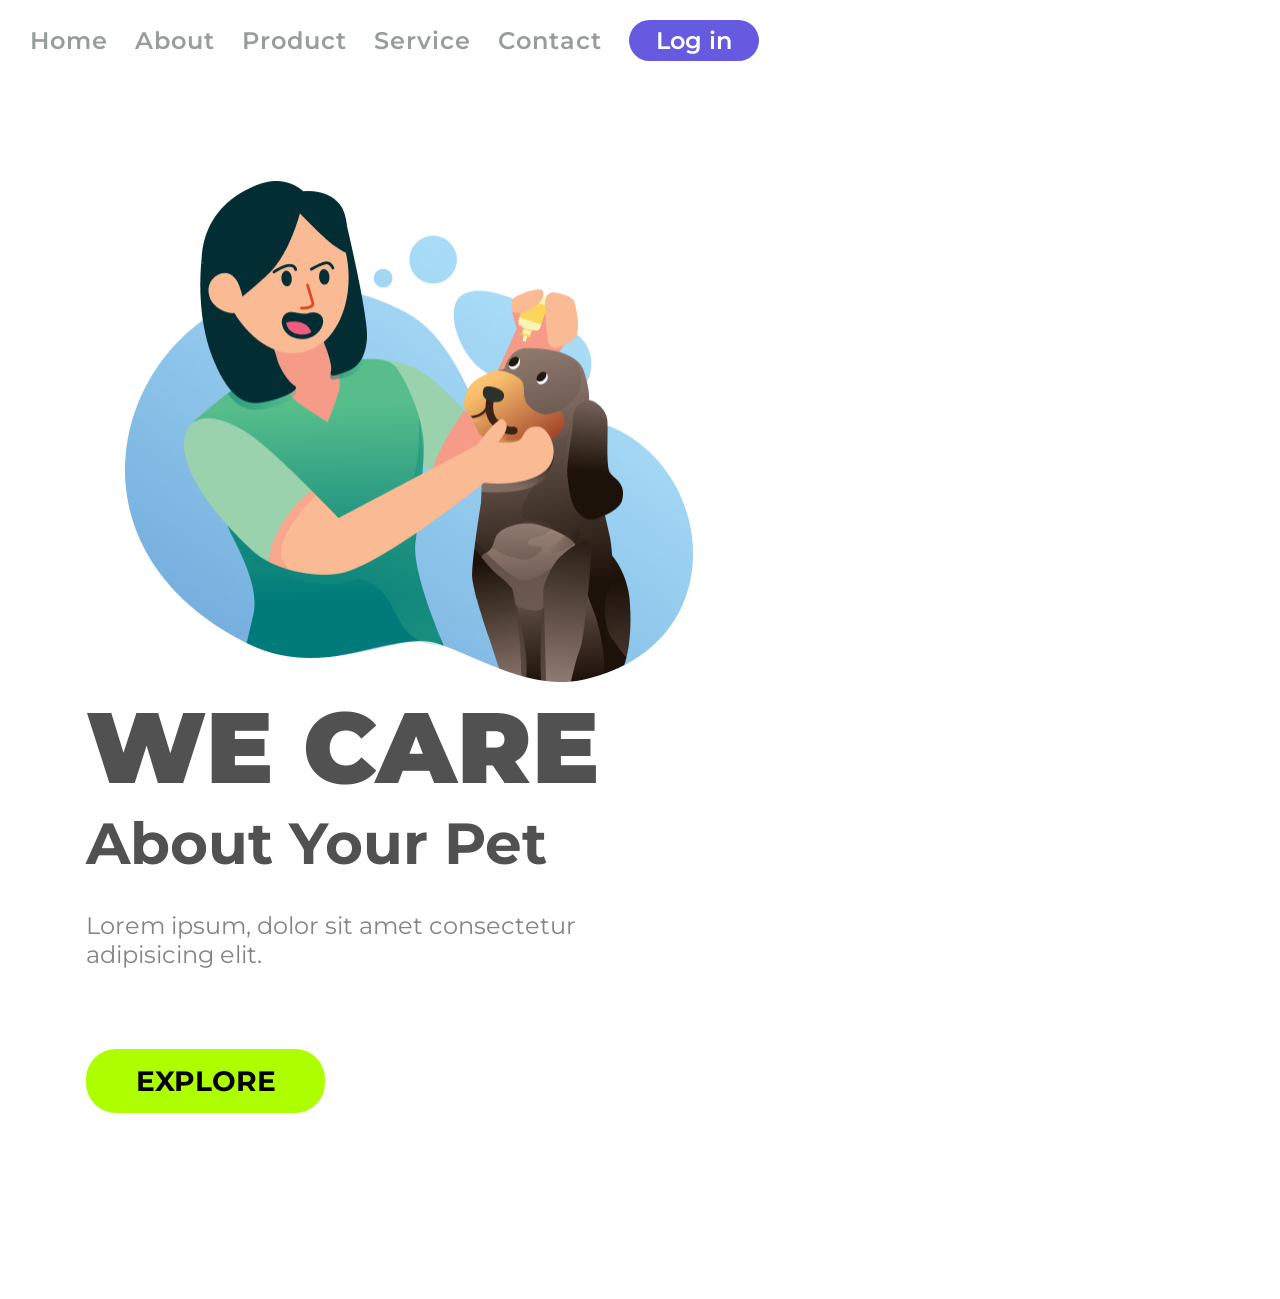
<file: index.html>
<!DOCTYPE html>
<html lang="pt-br">

<head>
    <meta charset="UTF-8">
    <meta name="viewport" content="width=device-width, initial-scale=1.0">
    <link href="./styles.css" rel="stylesheet">
    <title>Projeto Dev-responsivo(treino)uso-de-git&github</title>
</head>

<body>
    <header>
        <a class="link-header">Home</a>
        <a class="link-header">About</a>
        <a class="link-header">Product</a>
        <a class="link-header">Service</a>
        <a class="link-header">Contact</a>
        <button class="button-header">Log in</button>
    </header>
    <main>
        <img src="./img/Logo We-Care.png" alt="image-logo" class="logo-image">
        
        <Section>
            <h1>WE CARE</h1>
            <H2>About Your Pet</H2>
            <p>Lorem ipsum, dolor sit amet consectetur adipisicing elit.</p>
            <button class="button-main">EXPLORE</button>
        </Section>

    </main>
</body>

</html>
</file>
<file: styles.css>
@import url('https://fonts.googleapis.com/css2?family=Montserrat:ital,wght@0,400..900;1,400..900&display=swap');

* {
    font-family: "Montserrat", sans-serif;
    margin: 0;
    padding: 0;
    box-sizing: border-box;
}


header {
    margin-left: 30px;
    margin-top: 20px;
    padding-bottom: 20px;
}



header a {
    color: white;
    font-size: 24px;
    letter-spacing: 1px;
    cursor: pointer;
    text-decoration: none;
}


.link-header {
    font-weight: 600;
    font-size: 24px;
    line-height: 100%;
    color: #989D9C;
    line-height: 29px;
    cursor: pointer;
    margin-right: 23px;
    display: inline-block;
    transition: transform 0.4s ease;

}

.button-header {
    background-color: #665AE1;
    border-radius: 20.5px;
    width: 130px;
    height: 41px;
    border: none;
    cursor: pointer;
    font-size: 24px;
    font-weight: 600;
    line-height: 29px;
    color: #ffffff;
    transition: transform 0.36s ease;


}

.logo-image {
    width: 568px;
    height: 501px;
    margin-left: 125px;
    margin-top: 100px;
    display: inline-block;
}

section {
    display: inline-block;
    margin-left: 86px;
}


h1 {
    font-weight: 900;
    font-size: 100px;
    line-height: 122px;
    color: #515151;
}


h2 {
    font-weight: 500px;
    font-size: 58px;
    line-height: 71px;
    color: #515151;
}

p {
    font-weight: 400;
    font-size: 24px;
    line-height: 29px;
    color: #848484;
    width: 515px;
    margin-top: 32px;
    margin-bottom: 80px;
    text-align: left;
}

.button-main {
    background: #ADFF00;
    border-radius: 30px;
    width: 239px;
    height: 64px;
    border: none;
    cursor: pointer;
    font-weight: 700;
    font-size: 28px;
    line-height: 34px;
    filter: drop-shadow(0px 4px 0px 4px rgba(0, 0, 0, 0.25));
    margin-bottom: 186px;
    transition: transform 0.3s ease;
} 

.button-main:hover {
    opacity: 0.8;
    transform: scale(1.2)

}

.button-main:active {
    opacity: 0.6;
    transform: scale(1.0)
}

.button-header:hover {
    opacity: 0.9;
    transform: scale(1.2)
}

.button-header:active {
    opacity: 2.0;
    transform: scale(0.9)
}


.link-header:hover {
    transform: scale(1.2);
    color: #343a40;
}

.link-header:active {
    transform: scale(1.0);
}



@media screen and (max-width: 911px){

    * {
        margin: 0;
        padding: 0;
        box-sizing: border-box;
    }

    .button-header {
        font-size: 11px;
        width: 65px;
        height: 25px;
        outline: none;
    }


  .link-header {
    font-size: 10px;
  }

    p {
        display: none;
    }

   .logo-image {
    height: 317px;
    width: 350px;
    margin: 75px 24px 0 16px;
}

    section {
        height: 50%;
        width: 100%;
    }
   h1 {
    height: auto;
    width: 263px;
    font-size: 50px;
    line-height: 16px;
   }

   h2 {
    height: auto;
    width: 232px;
    font-size: 30px;
    text-align:center;
    white-space: nowrap;
   
   }

   .button-main {
    height: 64px;
    width: 239px;


   }

  
}
</file>
